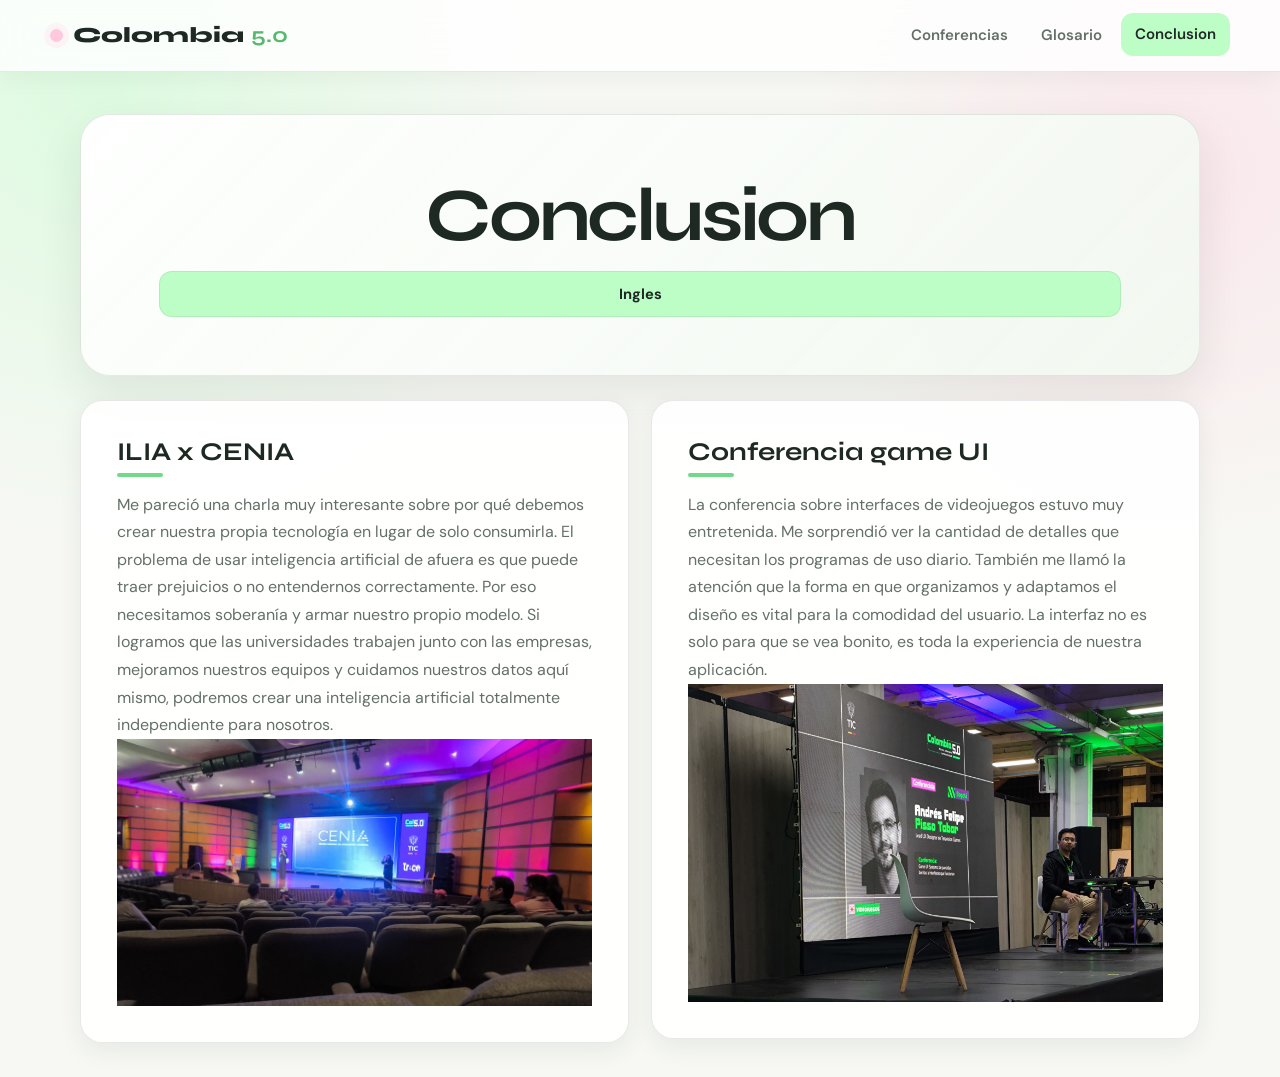
<file: conclusion.html>
<!DOCTYPE html>
<html lang="es">

<head>
  <meta charset="UTF-8" />
  <meta name="viewport" content="width=device-width, initial-scale=1.0" />
  <title>Conclusión · Colombia 5.0</title>
  <link rel="icon" href="Images/Icono.jpg">
  <link rel="stylesheet" href="CSS/style.css" />
</head>

<body>

  <!-- ===== NAVEGACIÓN / NAVIGATION ===== -->
  <header class="navbar">
    <div class="nav-brand">
      <span class="brand-dot"></span>
      <a href="index.html"><span>Colombia <strong>5.0</strong></span></a>
    </div>
    <nav class="nav-links" id="navLinks">
      <a href="Conferencia_ilia_espanol.html">Conferencias</a>
      <a href="Glosario.html">Glosario</a>
      <a href="conclusion.html" class="active">Conclusion</a>
    </nav>
    <button class="nav-toggle" type="button" aria-label="Open navigation" aria-expanded="false" aria-controls="navLinks">☰</button>
  </header>
    <div class="page-header">
      <h1>Conclusion</h1>
      <div class="container">
        <div class="columna-izquierda">
          <a href="Conclusion_ingles.html"><button>Ingles</button></a>
        </div>
      </div>
    </div>
    <div class="paragraphs">
      <div class="columna-izquierda">
        <h2>ILIA x CENIA</h2>
        <p>
          Me pareció una charla muy interesante sobre por qué debemos crear nuestra propia tecnología en lugar de solo consumirla. El problema de 
          usar inteligencia artificial de afuera es que puede traer prejuicios o no entendernos correctamente. Por eso necesitamos soberanía y armar 
          nuestro propio modelo. Si logramos que las universidades trabajen junto con las empresas, mejoramos nuestros equipos y cuidamos nuestros datos 
          aquí mismo, podremos crear una inteligencia artificial totalmente independiente para nosotros.
        </p>
        <img src="Images/Conferencia auditorio 5.png" alt="Conferencia de cenia">
      </div>
      <div class="columna-Derecha">
        <h2>Conferencia game UI</h2>
        <p>
          La conferencia sobre interfaces de videojuegos estuvo muy entretenida. Me sorprendió ver la cantidad de detalles que necesitan los 
          programas de uso diario. También me llamó la atención que la forma en que organizamos y adaptamos el diseño es vital para la comodidad 
          del usuario. La interfaz no es solo para que se vea bonito, es toda la experiencia de nuestra aplicación.
        </p>
        <img src="Images/Conferencia Juegos 2.jpg" alt="Conferencia_juegos">
      </div>
    </div>

  <script>
    const navToggle = document.querySelector('.nav-toggle');
    const navLinks = document.getElementById('navLinks');
    if (navToggle && navLinks) {
      navToggle.addEventListener('click', () => {
        const open = navLinks.classList.toggle('open');
        navToggle.setAttribute('aria-expanded', open);
        navToggle.textContent = open ? '✕' : '☰';
      });
      navLinks.querySelectorAll('a').forEach(link => link.addEventListener('click', () => {
        navLinks.classList.remove('open');
        navToggle.setAttribute('aria-expanded', 'false');
        navToggle.textContent = '☰';
      }));
    }

    document.querySelectorAll('img').forEach(img => {
      img.addEventListener('error', () => {
        const fallback = document.createElement('div');
        fallback.className = 'image-fallback';
        fallback.textContent = img.alt || 'Image unavailable';
        img.replaceWith(fallback);
      });
    });
  </script>
</body>

</html>
</file>
<file: CSS/style.css>
@import url('https://fonts.googleapis.com/css2?family=DM+Sans:wght@400;500;600;700&family=Syne:wght@600;700;800&display=swap');

:root {
  --bg: #f7f8f4;
  --surface: #ffffff;
  --surface-soft: #f1f8f0;
  --text: #1f2923;
  --muted: #647067;
  --green: #bdfec7;
  --green-strong: #72d98b;
  --pink: #ffc8dd;
  --pink-soft: #fff0f6;
  --border: rgba(31, 41, 35, .10);
  --shadow: 0 18px 45px rgba(30, 45, 35, .09);
  --shadow-soft: 0 8px 24px rgba(30, 45, 35, .07);
  --radius: 22px;
  --font-heading: 'Syne', system-ui, sans-serif;
  --font-body: 'DM Sans', system-ui, sans-serif;
}

* { box-sizing: border-box; margin: 0; padding: 0; }

html { scroll-behavior: smooth; }

body {
  min-height: 100vh;
  font-family: var(--font-body);
  background:
    radial-gradient(circle at 8% 8%, rgba(189,254,199,.45), transparent 28rem),
    radial-gradient(circle at 92% 16%, rgba(255,200,221,.35), transparent 24rem),
    var(--bg);
  color: var(--text);
  line-height: 1.72;
  font-size: 16px;
}

img, video { max-width: 100%; }

img { display: block; height: auto; }

a { color: inherit; text-decoration: none; }

button, a { -webkit-tap-highlight-color: transparent; }

h1, h2, h3, .nav-brand {
  font-family: var(--font-heading);
  color: var(--text);
  line-height: 1.15;
}

h2 { font-size: clamp(1.35rem, 2vw, 1.75rem); margin-bottom: 14px; }
h3 { font-size: 1.12rem; margin: 24px 0 9px; }

p { color: var(--muted); }
strong { color: var(--text); }

.container {
  width: min(1120px, calc(100% - 40px));
  margin-inline: auto;
}

/* Navigation */
.navbar {
  position: sticky;
  top: 0;
  z-index: 1000;
  min-height: 72px;
  padding: 12px max(20px, calc((100vw - 1180px) / 2));
  display: flex;
  align-items: center;
  justify-content: space-between;
  gap: 20px;
  background: rgba(255,255,255,.82);
  border-bottom: 1px solid var(--border);
  backdrop-filter: blur(16px);
  box-shadow: 0 5px 24px rgba(20,30,24,.05);
}

.nav-brand {
  display: flex;
  align-items: center;
  gap: 10px;
  font-size: 1.35rem;
  font-weight: 800;
  white-space: nowrap;
}

.nav-brand strong { color: #55b96f; }

.brand-dot {
  width: 13px;
  height: 13px;
  flex: 0 0 auto;
  border-radius: 50%;
  background: var(--pink);
  box-shadow: 0 0 0 6px rgba(255,200,221,.22);
}

.nav-links {
  display: flex;
  align-items: center;
  gap: 5px;
}

.nav-links a {
  padding: 9px 14px;
  border-radius: 12px;
  font-size: .94rem;
  font-weight: 600;
  color: var(--muted);
  transition: .25s ease;
}

.nav-links a:hover,
.nav-links a.active {
  color: var(--text);
  background: var(--green);
  transform: translateY(-1px);
}

.nav-toggle {
  display: none;
  border: 1px solid var(--border);
  background: var(--surface);
  border-radius: 12px;
  width: 44px;
  height: 44px;
  cursor: pointer;
  font-size: 1.3rem;
}

/* Page header / hero */
.page-header {
  width: min(1120px, calc(100% - 40px));
  margin: 42px auto 24px;
  padding: clamp(30px, 5vw, 58px);
  text-align: center;
  background: linear-gradient(135deg, rgba(255,255,255,.96), rgba(241,248,240,.9));
  border: 1px solid var(--border);
  border-radius: 30px;
  box-shadow: var(--shadow);
}

.page-header h1 {
  font-size: clamp(2.25rem, 6vw, 4.7rem);
  letter-spacing: -.045em;
  margin-bottom: 12px;
}

.page-header > p,
.page-header .container > p {
  max-width: 760px;
  margin: 0 auto;
}

.section-label {
  display: inline-flex;
  padding: 7px 14px;
  margin-bottom: 16px;
  border-radius: 999px;
  background: var(--pink);
  color: #633c4d;
  font-size: .76rem;
  font-weight: 800;
  letter-spacing: .09em;
  text-transform: uppercase;
}

/* Content grids / cards */
.paragraphs {
  width: min(1120px, calc(100% - 40px));
  margin: 0 auto 34px;
  display: grid;
  grid-template-columns: repeat(3, minmax(0, 1fr));
  gap: 22px;
  align-items: start;
}

.paragraphs > .columna-izquierda,
.paragraphs > .columna-centro,
.paragraphs > .columna-Derecha {
  min-width: 0;
  padding: 28px;
  text-align: left;
  background: rgba(255,255,255,.9);
  border: 1px solid var(--border);
  border-radius: var(--radius);
  box-shadow: var(--shadow-soft);
}

.paragraphs > .columna-izquierda { text-align: left; }
.paragraphs > .columna-centro { text-align: center; }
.paragraphs > .columna-Derecha { text-align: left; }

.paragraphs ol, .paragraphs ul {
  padding-left: 1.25rem;
  color: var(--muted);
}

.paragraphs li { margin: 8px 0; padding-left: 3px; }

.paragraphs > .columna-izquierda > h2,
.paragraphs > .columna-Derecha > h2 {
  position: relative;
  padding-bottom: 10px;
}

.paragraphs > .columna-izquierda > h2::after,
.paragraphs > .columna-Derecha > h2::after {
  content: "";
  position: absolute;
  left: 0;
  bottom: 0;
  width: 46px;
  height: 4px;
  border-radius: 99px;
  background: var(--green-strong);
}

.imagen {
  width: 100%;
  margin: 0 auto 18px;
  border-radius: 16px;
  border: 1px solid var(--border);
  box-shadow: var(--shadow-soft);
  object-fit: cover;
}

/* Conference language/action row */
.page-header .paragraphs {
  width: 100%;
  margin: 26px auto 0;
  display: grid;
  grid-template-columns: repeat(3, 1fr);
  gap: 10px;
}

.page-header .paragraphs:has(button) > div {
  padding: 0;
  background: transparent;
  border: 0;
  box-shadow: none;
  text-align: center;
}

.page-header .paragraphs button,
.columna-izquierda button,
.columna-centro button,
.columna-Derecha button {
  width: 100%;
  min-height: 46px;
  padding: 11px 18px;
  border: 1px solid rgba(31,41,35,.08);
  border-radius: 13px;
  background: var(--green);
  color: var(--text);
  font: 700 .92rem var(--font-body);
  cursor: pointer;
  transition: transform .2s ease, box-shadow .2s ease, background .2s ease;
}

.page-header .paragraphs button:hover,
.columna-izquierda button:hover,
.columna-centro button:hover,
.columna-Derecha button:hover {
  background: #a9f3b5;
  transform: translateY(-2px);
  box-shadow: 0 8px 18px rgba(76,150,91,.16);
}

/* Conference body: the second grid is intentionally two columns */
.page-header + .paragraphs,
.page-header > .paragraphs:nth-of-type(2) {
  grid-template-columns: repeat(2, minmax(0, 1fr));
}

.page-header + .paragraphs > .columna-izquierda,
.page-header + .paragraphs > .columna-Derecha {
  padding: clamp(24px, 3vw, 36px);
}

/* Glossary */
.gloss-section {
  width: min(1120px, calc(100% - 40px));
  margin: 0 auto 60px;
}

.table-wrapper {
  overflow: hidden;
  background: var(--surface);
  border: 1px solid var(--border);
  border-radius: var(--radius);
  box-shadow: var(--shadow);
}

.gloss-table {
  width: 100%;
  border-collapse: collapse;
  text-align: left;
}

.gloss-table th, .gloss-table td {
  padding: 17px 18px;
  vertical-align: top;
  border-bottom: 1px solid var(--border);
}

.gloss-table th {
  background: var(--green);
  color: var(--text);
  font-family: var(--font-heading);
  font-size: .92rem;
  white-space: nowrap;
}

.gloss-table tbody tr:nth-child(even) { background: var(--surface-soft); }
.gloss-table tbody tr:hover { background: var(--pink-soft); }
.gloss-table tbody tr:last-child td { border-bottom: 0; }

/* Small screen navigation */
@media (max-width: 820px) {
  .navbar { padding-inline: 18px; }
  .nav-toggle { display: block; }
  .nav-links {
    position: absolute;
    left: 14px;
    right: 14px;
    top: calc(100% + 8px);
    padding: 10px;
    display: none;
    flex-direction: column;
    align-items: stretch;
    background: rgba(255,255,255,.97);
    border: 1px solid var(--border);
    border-radius: 18px;
    box-shadow: var(--shadow);
  }
  .nav-links.open { display: flex; }
  .nav-links a { text-align: center; }
  .paragraphs,
  .page-header + .paragraphs,
  .page-header > .paragraphs:nth-of-type(2) { grid-template-columns: 1fr; }
  .page-header .paragraphs { grid-template-columns: 1fr; }
}

@media (max-width: 620px) {
  body { font-size: 15px; }
  .container,
  .paragraphs,
  .page-header,
  .gloss-section { width: min(100% - 24px, 1120px); }

  .page-header {
    margin-top: 18px;
    padding: 32px 18px;
    border-radius: 22px;
  }

  .page-header h1 { font-size: clamp(2.2rem, 13vw, 3.4rem); }

  .paragraphs { gap: 14px; }
  .paragraphs > .columna-izquierda,
  .paragraphs > .columna-centro,
  .paragraphs > .columna-Derecha {
    padding: 21px;
    border-radius: 18px;
  }

  /* Convert glossary rows into readable mobile cards */
  .table-wrapper { overflow: visible; background: transparent; border: 0; box-shadow: none; }
  .gloss-table, .gloss-table tbody { display: block; }
  .gloss-table thead { display: none; }
  .gloss-table tr {
    display: block;
    margin-bottom: 14px;
    overflow: hidden;
    background: var(--surface);
    border: 1px solid var(--border);
    border-radius: 18px;
    box-shadow: var(--shadow-soft);
  }
  .gloss-table td {
    display: grid;
    grid-template-columns: 92px 1fr;
    gap: 10px;
    padding: 12px 15px;
    border-bottom: 1px solid var(--border);
  }
  .gloss-table td:last-child { border-bottom: 0; }
  .gloss-table td::before {
    font-weight: 800;
    color: var(--text);
  }
  .gloss-table td:nth-child(1)::before { content: "#"; }
  .gloss-table td:nth-child(2)::before { content: "English"; }
  .gloss-table td:nth-child(3)::before { content: "Español"; }
  .gloss-table td:nth-child(4)::before { content: "Definition"; }
  .gloss-table td:nth-child(5)::before { content: "Definición"; }
}


.image-fallback {
  min-height: 180px;
  display: grid;
  place-items: center;
  padding: 28px;
  margin: 0 auto 18px;
  border-radius: 16px;
  border: 1px dashed rgba(31,41,35,.18);
  background: linear-gradient(135deg, var(--surface-soft), var(--pink-soft));
  color: var(--muted);
  text-align: center;
  font-weight: 700;
}
</file>
